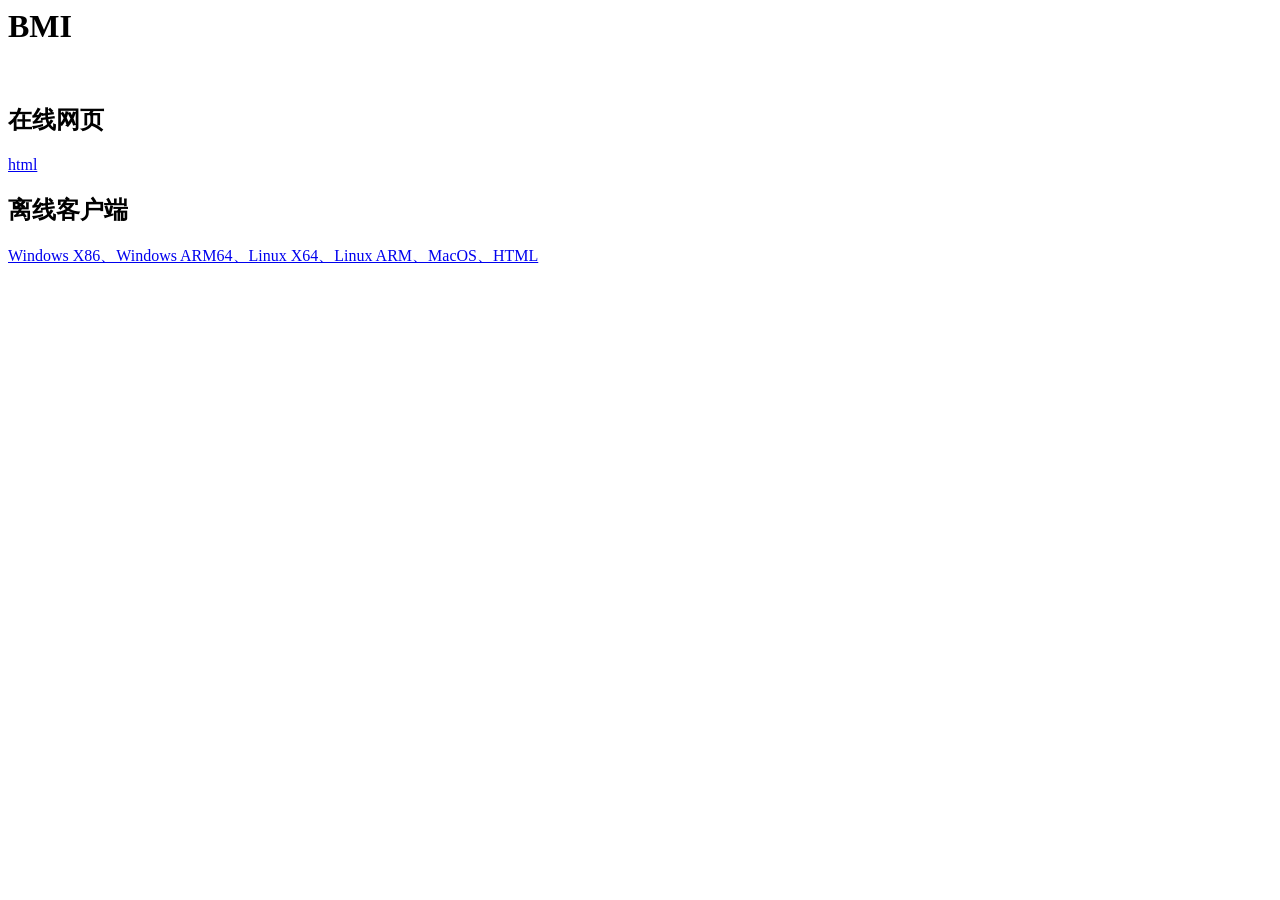
<file: BMI/index.html>
<html lang="zh-CN">
	<head>
<title>BMI</title>
</head>
	<body>
<h1>BMI</h1>
<br>
<h2>在线网页</h2>
<a href=".\BMI.html">html</a>
<br>
<h2>离线客户端</h2>
<a href="https://github.com/dxx114514-stack/dxx114514-stack.github.io/releases/tag/BMI">Windows X86、Windows ARM64、Linux X64、Linux ARM、MacOS、HTML</a>

</body>
</html>
</file>
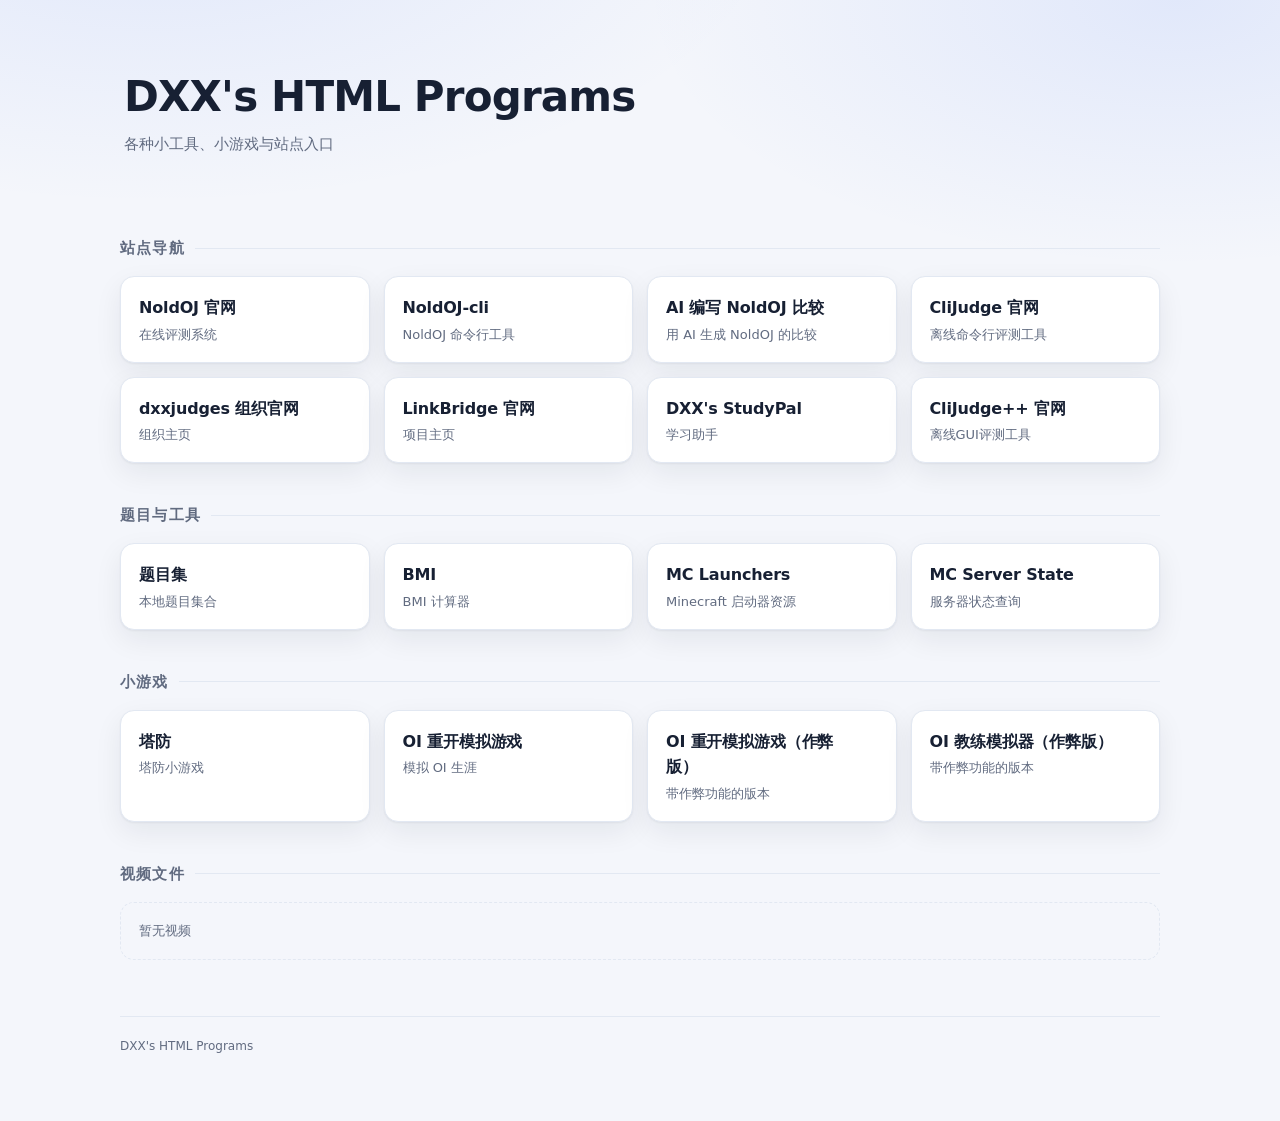
<file: docs/index.html>
<!DOCTYPE html>
<html lang="zh-CN">
<head>
<meta charset="UTF-8">
<meta name="viewport" content="width=device-width, initial-scale=1">
<title>DXX's HTML Programs</title>
<meta name="description" content="DXX's HTML Programs 个人导航站，汇集 NoldOJ 在线评测、CliJudge、LinkBridge、StudyPal 学习助手等站点入口，以及 BMI 计算器、Minecraft 启动器资源、塔防与 OI 重开模拟等小工具小游戏，同时包含dxx做视频时上传的文件。">
<style>
  :root {
    --bg: #f4f6fb;
    --surface: #ffffff;
    --surface-hover: #ffffff;
    --text: #172033;
    --muted: #616b80;
    --border: #e2e8f2;
    --accent: #3b6ef6;
    --accent-soft: rgba(59, 110, 246, .1);
    --shadow: 0 1px 2px rgba(16, 24, 40, .05), 0 10px 28px rgba(16, 24, 40, .07);
    --shadow-hover: 0 2px 4px rgba(16, 24, 40, .06), 0 16px 40px rgba(16, 24, 40, .12);
    --radius: 14px;
  }

  @media (prefers-color-scheme: dark) {
    :root {
      --bg: #0c1018;
      --surface: #141b26;
      --surface-hover: #182131;
      --text: #e7ecf6;
      --muted: #98a4ba;
      --border: #232c3c;
      --accent: #6f9bff;
      --accent-soft: rgba(111, 155, 255, .14);
      --shadow: 0 1px 2px rgba(0, 0, 0, .4), 0 10px 28px rgba(0, 0, 0, .35);
      --shadow-hover: 0 2px 4px rgba(0, 0, 0, .45), 0 18px 44px rgba(0, 0, 0, .5);
    }
  }

  * { box-sizing: border-box; }

  html { -webkit-text-size-adjust: 100%; }

  body {
    margin: 0;
    padding: 0 20px 64px;
    min-height: 100vh;
    background:
      radial-gradient(900px 420px at 12% -8%, var(--accent-soft), transparent 70%),
      radial-gradient(760px 380px at 92% 0%, var(--accent-soft), transparent 70%),
      var(--bg);
    color: var(--text);
    font-family: system-ui, -apple-system, "Segoe UI", "PingFang SC",
      "Hiragino Sans GB", "Microsoft YaHei", "Noto Sans SC", sans-serif;
    line-height: 1.6;
    -webkit-font-smoothing: antialiased;
  }

  .wrap {
    max-width: 1040px;
    margin: 0 auto;
  }

  header.hero {
    padding: 72px 4px 40px;
  }

  header.hero h1 {
    margin: 0 0 10px;
    font-size: clamp(28px, 5vw, 42px);
    font-weight: 700;
    letter-spacing: -.02em;
    line-height: 1.2;
  }

  header.hero p {
    margin: 0;
    color: var(--muted);
    font-size: 15px;
  }

  section { margin-top: 40px; }

  section h2 {
    display: flex;
    align-items: center;
    gap: 10px;
    margin: 0 0 16px;
    font-size: 15px;
    font-weight: 600;
    letter-spacing: .08em;
    text-transform: uppercase;
    color: var(--muted);
  }

  section h2::after {
    content: "";
    flex: 1;
    height: 1px;
    background: var(--border);
  }

  .grid {
    display: grid;
    grid-template-columns: repeat(auto-fill, minmax(220px, 1fr));
    gap: 14px;
  }

  .card {
    position: relative;
    display: flex;
    flex-direction: column;
    gap: 4px;
    padding: 18px 18px 16px;
    border: 1px solid var(--border);
    border-radius: var(--radius);
    background: var(--surface);
    color: inherit;
    text-decoration: none;
    box-shadow: var(--shadow);
    transition: transform .18s ease, box-shadow .18s ease,
      border-color .18s ease, background-color .18s ease;
  }

  .card:hover,
  .card:focus-within {
    transform: translateY(-3px);
    border-color: var(--accent);
    background: var(--surface-hover);
    box-shadow: var(--shadow-hover);
    outline: none;
  }

  .card:active { transform: translateY(-1px); }

  /* 整卡可点击，同时允许描述里出现普通链接 */
  .card-link {
    color: inherit;
    text-decoration: none;
  }

  .card-link::after {
    content: "";
    position: absolute;
    inset: 0;
    border-radius: var(--radius);
  }

  .card-desc a,
  .card-desc .card-link {
    position: relative;
    z-index: 1;
  }

  .card-title {
    display: flex;
    align-items: center;
    gap: 8px;
    font-size: 16px;
    font-weight: 600;
    letter-spacing: -.01em;
  }

  .card-title::after {
    content: "↗";
    margin-left: auto;
    font-size: 13px;
    color: var(--muted);
    opacity: 0;
    transform: translate(-3px, 3px);
    transition: opacity .18s ease, transform .18s ease, color .18s ease;
  }

  .card:hover .card-title::after,
  .card:focus-within .card-title::after {
    opacity: 1;
    transform: translate(0, 0);
    color: var(--accent);
  }

  .card-title a {
    color: inherit;
    text-decoration: none;
  }

  .card-desc {
    color: var(--muted);
    font-size: 13px;
  }

  /* 描述里的 Markdown 内容 */
  .card-desc.md > :first-child { margin-top: 0; }
  .card-desc.md > :last-child { margin-bottom: 0; }
  .card-desc.md p { margin: 0 0 .5em; }
  .card-desc.md ul,
  .card-desc.md ol { margin: 0 0 .5em; padding-left: 1.25em; }
  .card-desc.md li { margin: .15em 0; }
  .card-desc.md h1,
  .card-desc.md h2,
  .card-desc.md h3,
  .card-desc.md h4 { margin: .6em 0 .3em; font-size: 1em; color: var(--text); }
  .card-desc.md blockquote {
    margin: 0 0 .5em;
    padding-left: .75em;
    border-left: 2px solid var(--border);
  }
  .card-desc.md hr { border: 0; border-top: 1px solid var(--border); margin: .6em 0; }
  .card-desc code {
    padding: .1em .35em;
    border-radius: 4px;
    background: var(--accent-soft);
    font-family: ui-monospace, SFMono-Regular, Consolas, monospace;
    font-size: .92em;
  }
  .card-desc pre {
    margin: 0 0 .5em;
    padding: 10px 12px;
    overflow-x: auto;
    border-radius: 8px;
    background: var(--accent-soft);
  }
  .card-desc pre code { padding: 0; background: none; }
  .card-desc a { color: var(--accent); }
  .card-desc img { max-width: 100%; border-radius: 8px; }
  .card-desc table { width: 100%; border-collapse: collapse; margin: 0 0 .5em; }
  .card-desc th,
  .card-desc td { padding: .3em .5em; border: 1px solid var(--border); text-align: left; }

  .empty {
    margin: 0;
    padding: 18px;
    border: 1px dashed var(--border);
    border-radius: var(--radius);
    color: var(--muted);
    font-size: 13px;
  }

  footer {
    max-width: 1040px;
    margin: 56px auto 0;
    padding-top: 20px;
    border-top: 1px solid var(--border);
    color: var(--muted);
    font-size: 12px;
  }

  @media (max-width: 520px) {
    body { padding: 0 14px 48px; }
    header.hero { padding: 48px 2px 28px; }
    .grid { grid-template-columns: 1fr; }
  }

  @media (prefers-reduced-motion: reduce) {
    a.card, .card-title::after { transition: none; }
  }
</style>
</head>
<body>
<div class="wrap">
  <header class="hero">
    <h1>DXX's HTML Programs</h1>
    <p>各种小工具、小游戏与站点入口</p>
  </header>

  <main>
    <section>
      <h2>站点导航</h2>
      <div class="grid">
        <a class="card" href="https://nold.dxxj.de5.net/">
          <span class="card-title">NoldOJ 官网</span>
          <span class="card-desc">在线评测系统</span>
        </a>
        <a class="card" href="https://nojc.dxxj.de5.net/">
          <span class="card-title">NoldOJ-cli</span>
          <span class="card-desc">NoldOJ 命令行工具</span>
        </a>
        <a class="card" href="https://anm.dxxj.de5.net/">
          <span class="card-title">AI 编写 NoldOJ 比较</span>
          <span class="card-desc">用 AI 生成 NoldOJ 的比较</span>
        </a>
        <a class="card" href="https://jl.dxxj.de5.net/">
          <span class="card-title">CliJudge 官网</span>
          <span class="card-desc">离线命令行评测工具</span>
        </a>
        <a class="card" href="https://dxxj.de5.net/">
          <span class="card-title">dxxjudges 组织官网</span>
          <span class="card-desc">组织主页</span>
        </a>
        <a class="card" href="https://lb.dxxj.de5.net/">
          <span class="card-title">LinkBridge 官网</span>
          <span class="card-desc">项目主页</span>
        </a>
        <a class="card" href="https://sp.dxxj.de5.net/">
          <span class="card-title">DXX's StudyPal</span>
          <span class="card-desc">学习助手</span>
        </a>
        <a class="card" href="https://cjp.dxxj.de5.net/">
          <span class="card-title">CliJudge++ 官网</span>
          <span class="card-desc">离线GUI评测工具</span>
        </a>
      </div>
    </section>

    <section>
      <h2>题目与工具</h2>
      <div class="grid">
        <a class="card" href="./Problems/">
          <span class="card-title">题目集</span>
          <span class="card-desc">本地题目集合</span>
        </a>
        <a class="card" href="./BMI/index.html">
          <span class="card-title">BMI</span>
          <span class="card-desc">BMI 计算器</span>
        </a>
        <a class="card" href="./MCLauchers.html">
          <span class="card-title">MC Launchers</span>
          <span class="card-desc">Minecraft 启动器资源</span>
        </a>
        <a class="card" href="./Server_State.html">
          <span class="card-title">MC Server State</span>
          <span class="card-desc">服务器状态查询</span>
        </a>
      </div>
    </section>

    <section>
      <h2>小游戏</h2>
      <div class="grid">
        <a class="card" href="./TaFang/index.html">
          <span class="card-title">塔防</span>
          <span class="card-desc">塔防小游戏</span>
        </a>
        <a class="card" href="./OIrscc/OIrscc.html">
          <span class="card-title">OI 重开模拟游戏</span>
          <span class="card-desc">模拟 OI 生涯</span>
        </a>
        <a class="card" href="./OIrscc/OIrscc-zb.html">
          <span class="card-title">OI 重开模拟游戏（作弊版）</span>
          <span class="card-desc">带作弊功能的版本</span>
        </a>
        <a class="card" href="./OItrainer-zb/">
          <span class="card-title">OI 教练模拟器（作弊版）</span>
          <span class="card-desc">带作弊功能的版本</span>
        </a>
      </div>
    </section>

    <section>
      <h2>视频文件</h2>
      <!--video-->
      <!-- video:start -->
      <p class="empty">暂无视频</p>
      <!-- video:end -->
    </section>
  </main>

  <footer>DXX's HTML Programs</footer>
</div>
</body>
</html>
</file>
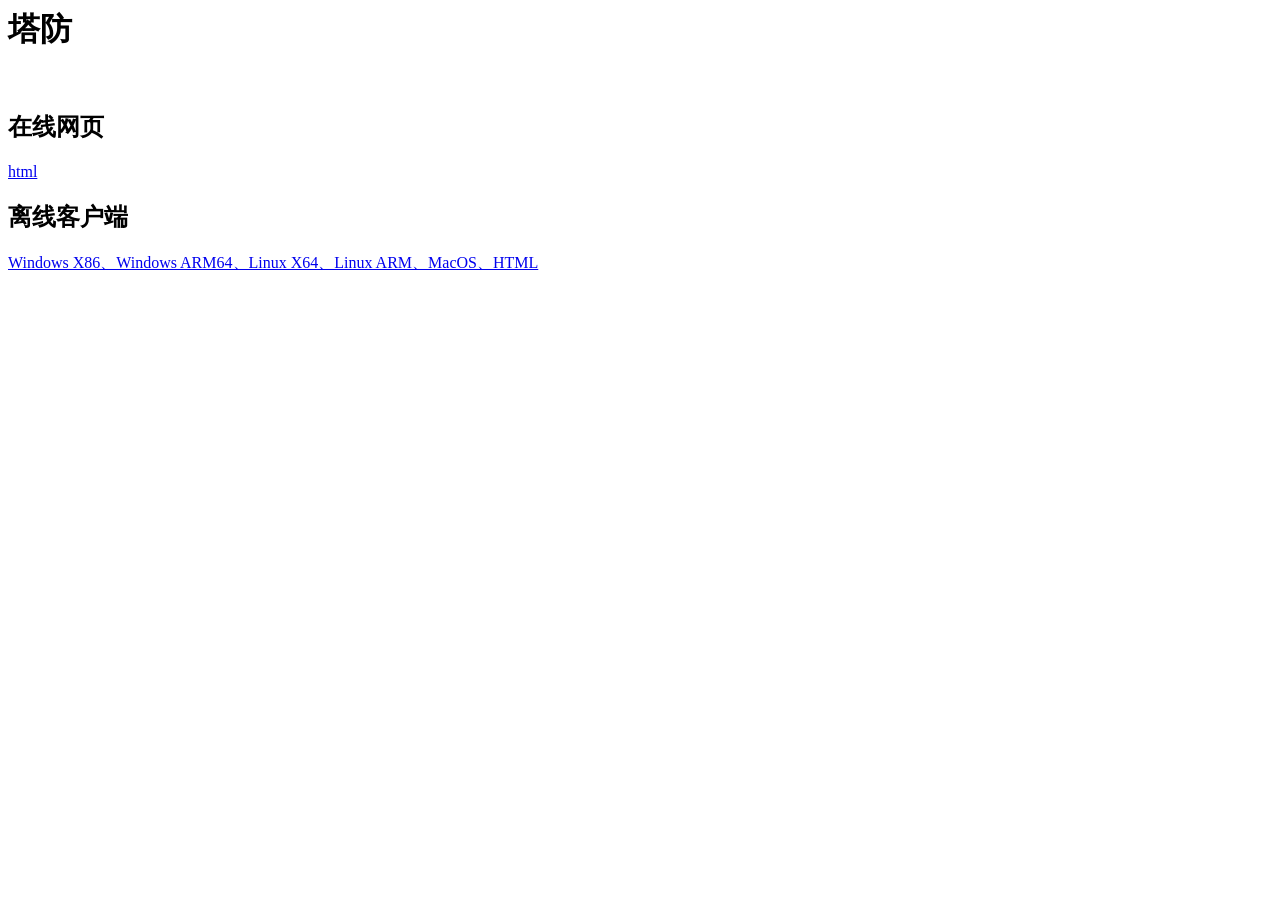
<file: TaFang/index.html>
<html lang="zh-CN">
	<head>
<title>塔防</title>
</head>
	<body>
<h1>塔防</h1>
<br>
<h2>在线网页</h2>
<a href=".\TaFang.html">html</a>
<br>
<h2>离线客户端</h2>
<a href="https://github.com/dxx114514-stack/dxx114514-stack.github.io/releases/tag/TaFang">Windows X86、Windows ARM64、Linux X64、Linux ARM、MacOS、HTML</a>

</body>
</html>
</file>
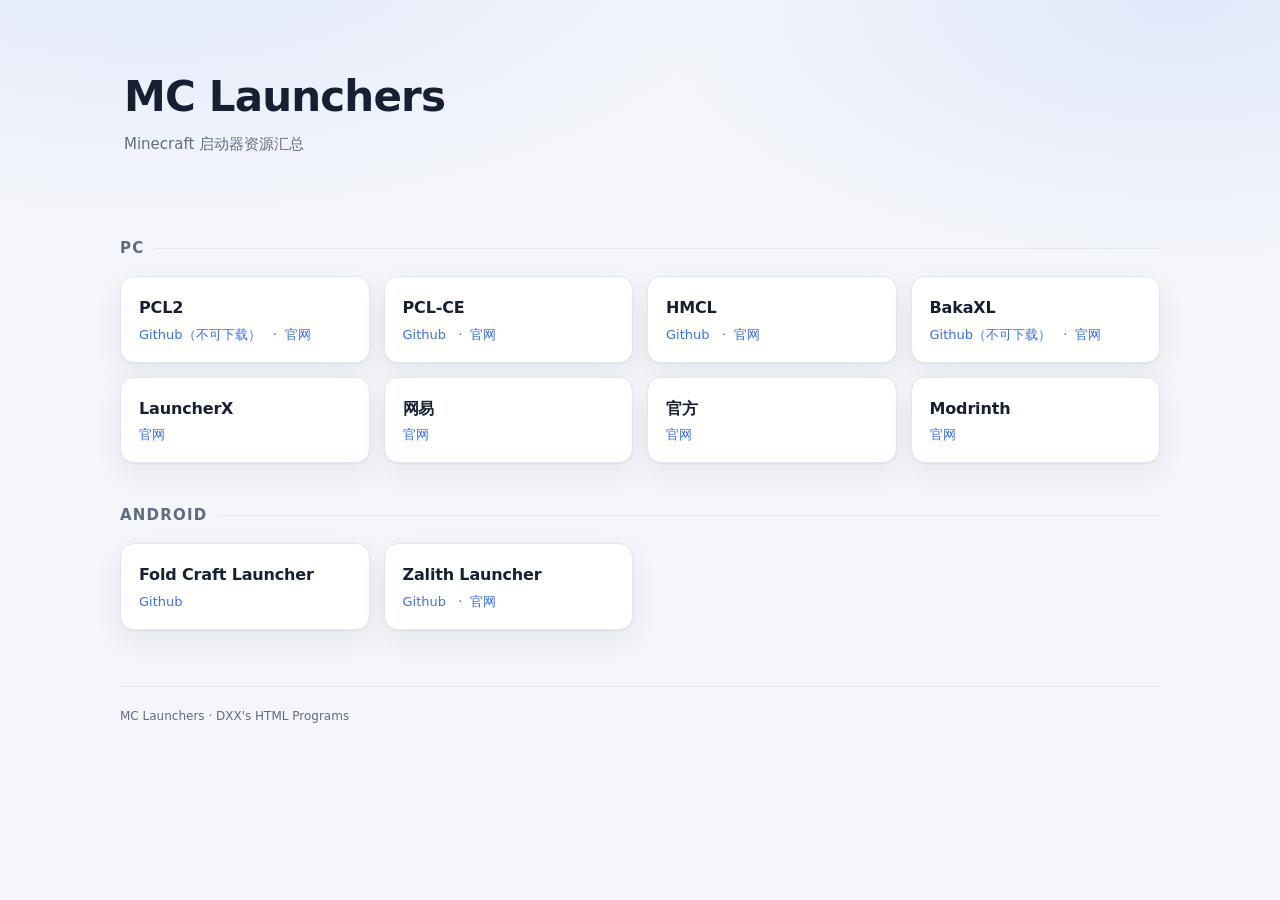
<file: docs/MCLauchers.html>
<!DOCTYPE html>
<html lang="zh-CN">
<head>
<meta charset="UTF-8">
<meta name="viewport" content="width=device-width, initial-scale=1">
<title>MC Launchers</title>
<meta name="description" content="Minecraft 启动器资源汇总，包含 PCL2、PCL-CE、HMCL、BakaXL、LauncherX、网易、官方与 Modrinth，以及 Android 端的 Fold Craft Launcher 和 Zalith Launcher。">
<style>
  :root {
    --bg: #f4f6fb;
    --surface: #ffffff;
    --surface-hover: #ffffff;
    --text: #172033;
    --muted: #616b80;
    --border: #e2e8f2;
    --accent: #3b6ef6;
    --accent-soft: rgba(59, 110, 246, .1);
    --shadow: 0 1px 2px rgba(16, 24, 40, .05), 0 10px 28px rgba(16, 24, 40, .07);
    --shadow-hover: 0 2px 4px rgba(16, 24, 40, .06), 0 16px 40px rgba(16, 24, 40, .12);
    --radius: 14px;
  }

  @media (prefers-color-scheme: dark) {
    :root {
      --bg: #0c1018;
      --surface: #141b26;
      --surface-hover: #182131;
      --text: #e7ecf6;
      --muted: #98a4ba;
      --border: #232c3c;
      --accent: #6f9bff;
      --accent-soft: rgba(111, 155, 255, .14);
      --shadow: 0 1px 2px rgba(0, 0, 0, .4), 0 10px 28px rgba(0, 0, 0, .35);
      --shadow-hover: 0 2px 4px rgba(0, 0, 0, .45), 0 18px 44px rgba(0, 0, 0, .5);
    }
  }

  * { box-sizing: border-box; }

  html { -webkit-text-size-adjust: 100%; }

  body {
    margin: 0;
    padding: 0 20px 64px;
    min-height: 100vh;
    background:
      radial-gradient(900px 420px at 12% -8%, var(--accent-soft), transparent 70%),
      radial-gradient(760px 380px at 92% 0%, var(--accent-soft), transparent 70%),
      var(--bg);
    color: var(--text);
    font-family: system-ui, -apple-system, "Segoe UI", "PingFang SC",
      "Hiragino Sans GB", "Microsoft YaHei", "Noto Sans SC", sans-serif;
    line-height: 1.6;
    -webkit-font-smoothing: antialiased;
  }

  .wrap {
    max-width: 1040px;
    margin: 0 auto;
  }

  header.hero {
    padding: 72px 4px 40px;
  }

  header.hero h1 {
    margin: 0 0 10px;
    font-size: clamp(28px, 5vw, 42px);
    font-weight: 700;
    letter-spacing: -.02em;
    line-height: 1.2;
  }

  header.hero p {
    margin: 0;
    color: var(--muted);
    font-size: 15px;
  }

  section { margin-top: 40px; }

  section h2 {
    display: flex;
    align-items: center;
    gap: 10px;
    margin: 0 0 16px;
    font-size: 15px;
    font-weight: 600;
    letter-spacing: .08em;
    text-transform: uppercase;
    color: var(--muted);
  }

  section h2::after {
    content: "";
    flex: 1;
    height: 1px;
    background: var(--border);
  }

  .grid {
    display: grid;
    grid-template-columns: repeat(auto-fill, minmax(220px, 1fr));
    gap: 14px;
  }

  .card {
    display: flex;
    flex-direction: column;
    gap: 4px;
    padding: 18px 18px 16px;
    border: 1px solid var(--border);
    border-radius: var(--radius);
    background: var(--surface);
    box-shadow: var(--shadow);
    transition: transform .18s ease, box-shadow .18s ease,
      border-color .18s ease, background-color .18s ease;
  }

  .card:hover,
  .card:focus-within {
    transform: translateY(-3px);
    border-color: var(--accent);
    background: var(--surface-hover);
    box-shadow: var(--shadow-hover);
  }

  .card-title {
    font-size: 16px;
    font-weight: 600;
    letter-spacing: -.01em;
  }

  .card-desc {
    color: var(--muted);
    font-size: 13px;
  }

  .card-desc a {
    color: var(--accent);
    text-decoration: none;
  }

  .card-desc a:hover {
    text-decoration: underline;
  }

  .card-desc a + a::before {
    content: "·";
    margin: 0 8px;
    color: var(--muted);
    text-decoration: none;
  }

  footer {
    max-width: 1040px;
    margin: 56px auto 0;
    padding-top: 20px;
    border-top: 1px solid var(--border);
    color: var(--muted);
    font-size: 12px;
  }

  @media (max-width: 520px) {
    body { padding: 0 14px 48px; }
    header.hero { padding: 48px 2px 28px; }
    .grid { grid-template-columns: 1fr; }
  }

  @media (prefers-reduced-motion: reduce) {
    .card { transition: none; }
  }
</style>
</head>
<body>
<div class="wrap">
  <header class="hero">
    <h1>MC Launchers</h1>
    <p>Minecraft 启动器资源汇总</p>
  </header>

  <main>
    <section>
      <h2>PC</h2>
      <div class="grid">
        <div class="card">
          <span class="card-title">PCL2</span>
          <span class="card-desc">
            <a href="https://github.com/Hex-Dragon/PCL2">Github（不可下载）</a>
            <a href="https://afdian.com/a/LTCat">官网</a>
          </span>
        </div>
        <div class="card">
          <span class="card-title">PCL-CE</span>
          <span class="card-desc">
            <a href="https://github.com/PCL-Community/PCL2-CE">Github</a>
            <a href="https://ce.pclc.cc/">官网</a>
          </span>
        </div>
        <div class="card">
          <span class="card-title">HMCL</span>
          <span class="card-desc">
            <a href="https://github.com/huanghongxun/HMCL">Github</a>
            <a href="https://hmcl.huangyuhui.net/">官网</a>
          </span>
        </div>
        <div class="card">
          <span class="card-title">BakaXL</span>
          <span class="card-desc">
            <a href="https://github.com/BakaXL-Launcher">Github（不可下载）</a>
            <a href="https://www.bakaxl.com/">官网</a>
          </span>
        </div>
        <div class="card">
          <span class="card-title">LauncherX</span>
          <span class="card-desc">
            <a href="https://corona.studio/lx/download">官网</a>
          </span>
        </div>
        <div class="card">
          <span class="card-title">网易</span>
          <span class="card-desc">
            <a href="https://mc.163.com/">官网</a>
          </span>
        </div>
        <div class="card">
          <span class="card-title">官方</span>
          <span class="card-desc">
            <a href="https://minecraft.net/">官网</a>
          </span>
        </div>
        <div class="card">
          <span class="card-title">Modrinth</span>
          <span class="card-desc">
            <a href="https://modrinth.com/">官网</a>
          </span>
        </div>
      </div>
    </section>

    <section>
      <h2>Android</h2>
      <div class="grid">
        <div class="card">
          <span class="card-title">Fold Craft Launcher</span>
          <span class="card-desc">
            <a href="https://github.com/FCL-Team/FoldCraftLauncher">Github</a>
          </span>
        </div>
        <div class="card">
          <span class="card-title">Zalith Launcher</span>
          <span class="card-desc">
            <a href="https://github.com/ZalithLauncher/ZalithLauncher">Github</a>
            <a href="https://zalithlauncher.com/">官网</a>
          </span>
        </div>
      </div>
    </section>
  </main>

  <footer>MC Launchers · DXX's HTML Programs</footer>
</div>
</body>
</html>
</file>
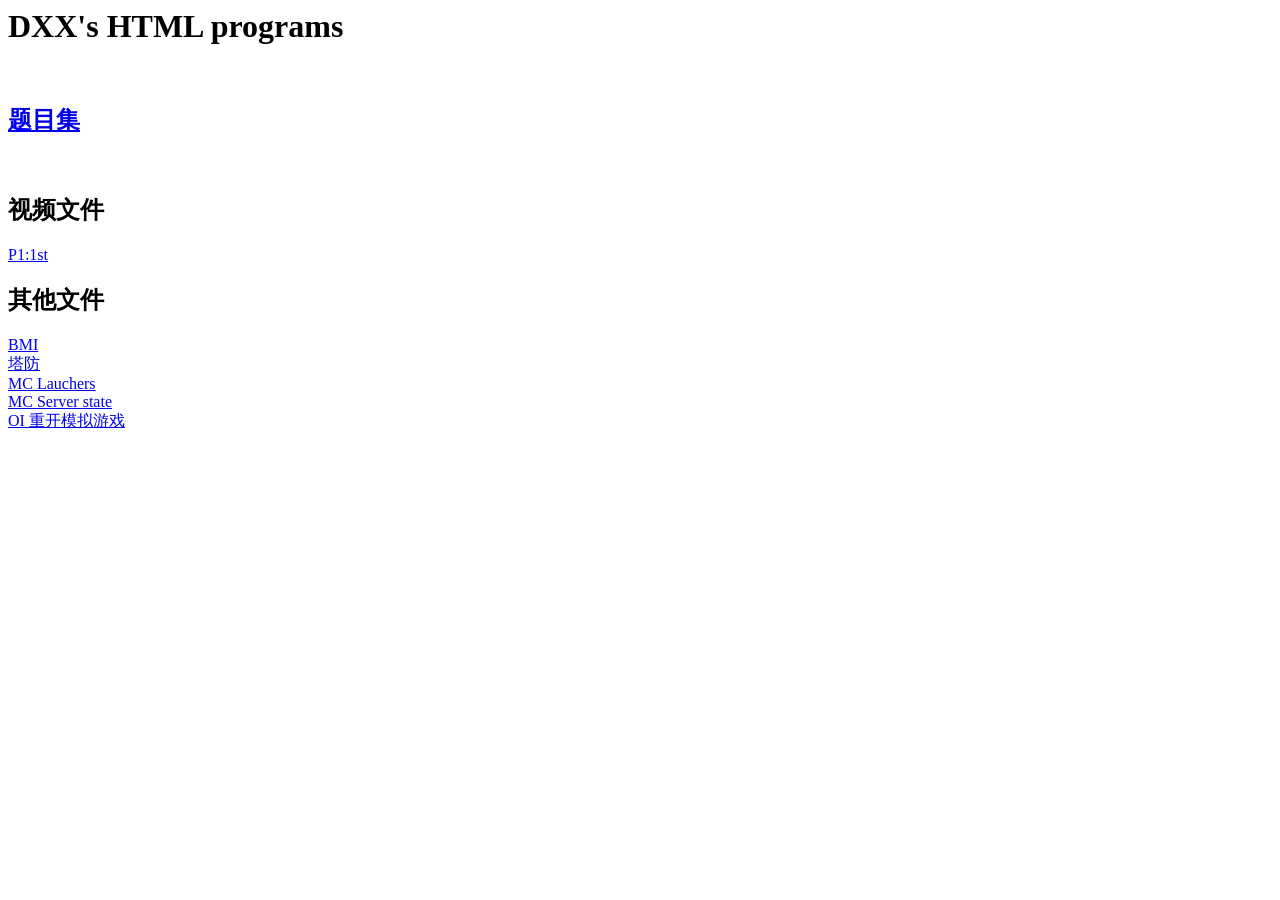
<file: docs/tmp.html>
<html lang="zh-CN">
<head>
<title>DXX's html
</title>
</head>
<body>
<h1>DXX's HTML programs</h1>
<br><h2><a href=".\Problems\index.html">题目集</a></h2>
<br><h2>视频文件</h2>
<!--video-->
<a href="./P1_index.html">P1:1st</a><br>
<h2>其他文件</h2>
<a href=".\BMI\index.html">BMI</a>
<br>
<a href=".\TaFang\index.html">塔防</a>
<br>
<a href=".\MCLauchers.html">MC Lauchers</a>
<br>
<a href=".\Server_State.html">MC Server state</a>
<br>
<a href=".\OIrscc\OIrscc.html">OI 重开模拟游戏</a>
</body>
</html>
</file>
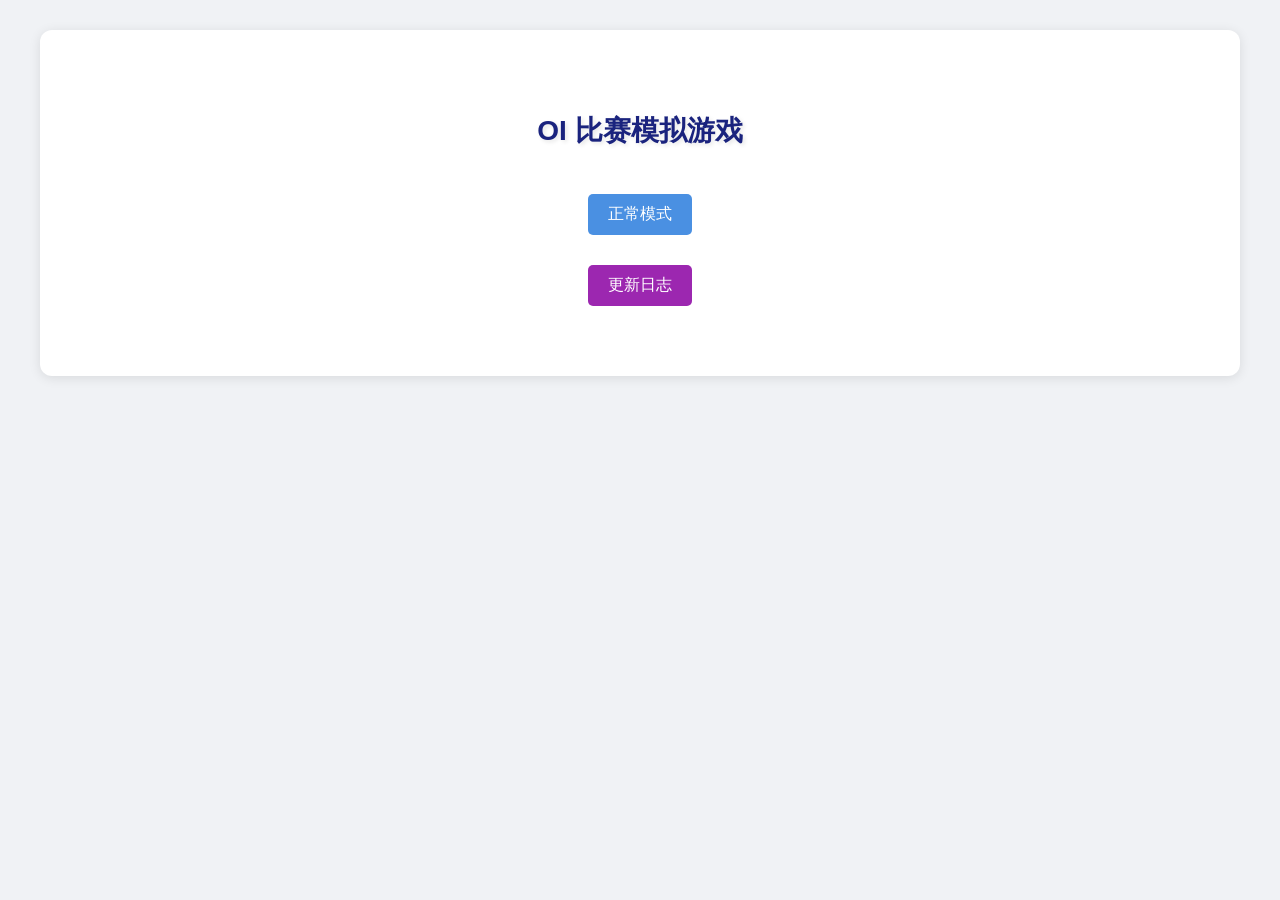
<file: OIrscc/OIrscc.html>
<!-- saved from url=(0124)file:///D:/Desktop/githubs/dxx114514-stack.github.io/OIrscc/OI%20%E9%87%8D%E5%BC%80%E6%A8%A1%E6%8B%9F%E6%B8%B8%E6%88%8F.html -->
<html lang="zh-CN"><head><meta http-equiv="Content-Type" content="text/html; charset=UTF-8"></head><body>
  
  

  
    
    <meta name="viewport" content="width=device-width, initial-scale=1.0">
    <meta name="description" content="OI重开模拟器是一个模拟信息学竞赛（OI）选手生涯的文字游戏。体验从高一到高二的OI比赛生涯，包括CSP-S、NOIP、WC、省选、NOI等比赛。">
    <meta name="keywords" content="OI,信息学竞赛,模拟游戏,文字游戏,NOIP,CSP,NOI">
    <meta name="author" content="Little09">
    <meta name="robots" content="index,follow">
    <title>OI 重开模拟游戏</title>
    <link rel="stylesheet" href="./OIrscc_files/style.css">
    <script src="./OIrscc_files/problemPool.js.下载"></script>
    <script src="./OIrscc_files/game.js.下载"></script>
  

  
    <div class="container">
      <!-- 玩家属性面板 -->
      <div class="player-stats-panel" id="player-stats-panel">
        <div class="player-stats">
          <h3>玩家属性</h3>
            <div class="player-stats-detail">
              <p data-tooltip="指引你前进！">决心: <span id="player-determination">500</span></p>
              <p data-tooltip="影响所有操作的成功率">心态: <span id="player-mood">10</span></p>
              <p data-tooltip="促进动态规划题目的思考">动态规划: <span id="player-dp">0</span></p>
              <p data-tooltip="促进数据结构题目的思考">数据结构: <span id="player-ds">0</span></p>
              <p data-tooltip="促进字符串题目的思考">字符串: <span id="player-string">0</span></p>
              <p data-tooltip="促进图论题目的思考">图论: <span id="player-graph">0</span></p>
              <p data-tooltip="促进组合计数题目的思考">组合计数: <span id="player-combinatorics">0</span></p>
              <p data-tooltip="增大题目思考的成功率，引导你想出正确思路">思维: <span id="player-thinking">0</span></p>
              <p data-tooltip="增大代码实现的成功率，引导你写出正确代码">代码: <span id="player-coding">0</span></p>
              <p data-tooltip="细心的人挂分少" id="carefulness-stat" style="display: none;">细心: <span id="player-carefulness">0</span></p>
              <p data-tooltip="加快代码编写速度" id="quickness-stat" style="display: none;">迅捷: <span id="player-quickness">0</span>
              </p>
              <p data-tooltip="影响心态变化幅度" id="mental-stat" style="display: none;">心理素质: <span id="player-mental">0</span></p>
              <p data-tooltip="万一退役之后…" id="culture-stat" style="display: none;">文化课: <span id="player-culture">0</span></p>
            </div>
        </div>
      </div>
      <!-- 游戏主界面 -->
      <div class="game-panel">
        <!-- 开始界面 -->
        <div class="start-screen" id="start-screen">
          <h1 id="game-title">OI 比赛模拟游戏</h1>
          <div class="start-buttons" style="display: flex; flex-direction: column; gap: 10px; align-items: center;">
            <button onclick="showAdvancedMode()" class="btn blue">正常模式</button>
            <button onclick="showChangelog()" class="btn purple">更新日志</button>
          </div>
          <div class="changelog-content" style="display: none; max-height: 500px; overflow-y: auto; padding: 20px; background-color: #f8f9fa; border-radius: 8px; margin: 20px auto; text-align: left; max-width: 800px;">
            <div>
              <h3 style="color: #4a90e2;">2024.4.1</h3>
              <ul style="list-style-type: disc; padding-left: 20px;">
                <li>修复随机事件描述不显示的 bug</li>
              </ul>
              <h3 style="color: #4a90e2;">2024.3.27</h3>
              <ul style="list-style-type: disc; padding-left: 20px;">
                <li>添加了难度选择，原先模式为目前"困难"模式</li>
                <li>添加了更新日志</li>
                <li>未来更新 List：添加文化课相关结局；添加更多结局；添加成就系统；修复一些描述；等等</li>
              </ul>
            </div>
            <div style="text-align: center; margin-top: 20px;">
              <button onclick="backToMainMenu()" class="btn blue">返回主菜单</button>
            </div>
          </div>
        </div>

        <!-- 难度选择界面 -->
        <div class="difficulty-screen" id="difficulty-screen" style="display: none;">
          <h2>选择难度</h2>
          <div class="difficulty-options">
            <button onclick="startAdvancedMode(&#39;easy&#39;)">简单</button>
            <button onclick="startAdvancedMode(&#39;normal&#39;)">普通</button>
            <button onclick="startAdvancedMode(&#39;hard&#39;)">困难</button>
            <button onclick="startAdvancedMode(&#39;expert&#39;)">专家</button>
          </div>
          <button onclick="backToMainMenu()" style="margin-top: 20px;">返回主菜单</button>
        </div>

        <!-- 在game-panel内添加新剧情面板（放在allocate-panel之前） -->
        <div class="pre-story-panel" id="pre-story-panel" style="display: none;">
          <h2 id="pre-story-title">我重生了</h2>
          <div class="story-content" id="pre-story-content">
            <!-- 剧情内容将通过JavaScript动态设置 -->
          </div>
        </div>

        <!-- 添加天赋分配面板 -->
        <div class="allocate-panel" id="allocate-panel" style="display: none;">
          <h2>分配天赋点</h2>
          <p>你有 <span id="remaining-points">15</span> 点天赋点可以分配。</p>
          <div class="allocate-options">
            <div class="allocate-option">
              <label for="dp">动态规划:</label>
              <input type="number" id="dp" min="0" max="10" value="0">
            </div>
            <div class="allocate-option">
              <label for="ds">数据结构:</label>
              <input type="number" id="ds" min="0" max="10" value="0">
            </div>
            <div class="allocate-option">
              <label for="string">字符串:</label>
              <input type="number" id="string" min="0" max="10" value="0">
            </div>
            <div class="allocate-option">
              <label for="graph">图论:</label>
              <input type="number" id="graph" min="0" max="10" value="0">
            </div>
            <div class="allocate-option">
              <label for="combinatorics">组合计数:</label>
              <input type="number" id="combinatorics" min="0" max="10" value="0">
            </div>
          </div>
          <button onclick="confirmAllocation()" class="btn">确认分配</button>
        </div>

        <div class="story-panel" id="story-panel" style="display: none;">
          <h2>剧情标题</h2>
          <p>
            这里是剧情内容。你可以在这里写一段背景故事，描述玩家即将面临的挑战。
            例如：你是一名 OI 选手，正在参加一场重要的比赛。你需要合理分配时间，完成题目。
          </p>
          <button onclick="startGame()">进入比赛</button>
        </div>

        <!-- 游戏主界面 -->
        <div class="game-interface" id="game-interface" style="display: none;">
          <h2 style="color: #1a237e; margin-bottom: 20px; font-size: 24px;" id="contest-name">NOIP普及组</h2>
          <div class="status">
            <p>剩余时间点: <span id="time-points">24</span></p>
            <p>当前题目: <span id="current-problem">T1</span></p>
          </div>
          <div class="actions">
            <button id="prev-problem-btn" class="btn purple" onclick="prevProblem()">上一题</button>
            <button id="next-problem-btn" class="btn purple" onclick="nextProblem()">下一题</button>
          </div>
          <div id="sub-problems"></div>
        </div>

        <!-- 在game-panel内添加训练事件面板 -->
        <div class="training-event-panel" id="training-event-panel" style="display: none;">
          <h2>NOIP比赛即将到来(1/${totalTrainingEvents})</h2>
          <div class="event-options" id="event-options">
            <!-- 事件选项将通过JavaScript动态添加 -->
          </div>
        </div>

        <!-- 更新日志界面 -->
        <div class="changelog-screen" id="changelog-screen" style="display: none; background-color: white; border-radius: 12px; box-shadow: 0 2px 12px rgba(0, 0, 0, 0.1); max-width: 800px; margin: 20px auto; padding: 20px;">
          <h2 style="color: #1a237e; margin-bottom: 20px; text-align: center;">更新日志</h2>
          <div class="changelog-content" style="max-height: 500px; overflow-y: auto; padding: 20px; background-color: #f8f9fa; border-radius: 8px; margin-bottom: 20px;">
            <div class="changelog-entry">
              <h3 style="color: #4a90e2;">2024.3.19 - v1.0.0</h3>
              <ul style="list-style-type: disc; padding-left: 20px;">
                <li>游戏首次发布</li>
                <li>完整的OI比赛生涯模拟</li>
                <li>包含CSP-S、NOIP、WC、省选、NOI等比赛</li>
                <li>丰富的训练事件系统</li>
                <li>完整的商店和属性系统</li>
                <li>四种难度模式选择</li>
              </ul>
            </div>
          </div>
          <div style="text-align: center;">
            <button onclick="backToMainMenu()" class="btn blue">返回主菜单</button>
          </div>
        </div>
      </div>

      <!-- 日志面板 -->
      <div class="log-panel" id="log-panel">
        <h3>游戏日志</h3>
        <div id="log"></div>
      </div>
    </div>

    <!-- 随机事件剧情面板 -->
    <div class="event-panel" id="event-panel">
      <div class="event-content">
        <h2 id="event-title"></h2>
        <p id="random-event-description"></p>
        <p id="event-effect"></p>
        <button onclick="closeEvent()">继续</button>
      </div>
    </div>
  

  
  </body></html>
</file>
<file: OIrscc/OIrscc_files/style.css>
body {
  font-family: 'Microsoft YaHei', Arial, sans-serif;
  background-color: #f0f2f5;
  color: #333;
  text-align: center;
  padding: 20px;
  font-size: 14px;
  margin: 0;
  line-height: 1.6;
}

.container {
  display: flex;
  flex-direction: row;
  justify-content: space-between;
  max-width: 1200px;
  margin: 0 auto;
  padding: 10px;
  gap: 20px;
}

@media screen and (max-width: 900px) {
  .container {
    flex-direction: column;
  }
}

.game-panel,
.log-panel,
.player-stats-panel {
  background-color: #fff;
  border-radius: 12px;
  padding: 20px;
  box-shadow: 0 2px 12px rgba(0, 0, 0, 0.1);
  transition: all 0.3s ease;
}

.game-panel {
  flex-basis: 100%;
}

.log-panel {
  flex-basis: 30%;
  text-align: left;
  display: none;
  font-size: 12px;
  max-height: calc(100vh - 40px);
  /* 设置最大高度为视口高度减去上下padding */
  display: none;
  flex-direction: column;
}

.player-stats-panel {
  flex-basis: 25%;
  text-align: left;
  display: none;
  font-size: 14px;
}

@media screen and (max-width: 900px) {
  .game-panel {
    flex-basis: unset;
  }

  .player-stats-panel {
    flex-basis: unset;
  }

  .log-panel {
    flex-basis: unset;
  }
}

h1 {
  color: #1a237e;
  font-size: 28px;
  margin-bottom: 30px;
  text-shadow: 2px 2px 4px rgba(0, 0, 0, 0.1);
}

.status,
.actions,
.problem-info,
.player-stats {
  margin: 15px 0;
  padding: 15px;
  border-radius: 8px;
  background-color: #f8f9fa;
  border: 1px solid #e9ecef;
}

.player-stats-detail {
  display: flex;
  flex-direction: column;
}

@media screen and (max-width: 900px) {
  .player-stats-detail {
    column-gap: 1.5rem;
    flex-direction: row;
    flex-wrap: wrap;
    justify-content: flex-start;
  }

  .player-stats-detail > p {
    width: calc(100% / 3 - 2 * 1.5rem);
  }
}

@media screen and (max-width: 576px) {
  .player-stats-detail > p {
    width: calc(100% / 2 - 1.5rem);
  }
}

@media screen and (max-width: 400px) {
  .player-stats-detail > p {
    width: 100%;
  }
}

.status p {
  margin: 8px 0;
  font-size: 20px;
  color: #495057;
  font-weight: 500;
}

.btn {
  padding: 8px 16px;
  font-size: 14px;
  border: none;
  border-radius: 6px;
  cursor: pointer;
  color: #fff;
  background-color: #4a90e2;
  transition: all 0.3s ease;
  margin: 5px;
  font-weight: 500;
}

.btn:hover:not(:disabled) {
  transform: translateY(-2px);
  box-shadow: 0 4px 8px rgba(0, 0, 0, 0.1);
}

.btn:disabled {
  background-color: #dc3545;
  cursor: not-allowed;
  transform: none;
  box-shadow: none;
}

.btn.blue {
  background-color: #4a90e2;
}

.btn.blue:hover:not(:disabled) {
  transform: none;
  box-shadow: none;
}

.btn.green {
  background-color: #28a745;
}

.btn.green:hover:not(:disabled) {
  transform: none;
  box-shadow: none;
}

.btn.purple {
  background-color: #9c27b0;
}

.btn.purple:hover:not(:disabled) {
  background-color: #7B1FA2;
  transform: translateY(-2px);
  box-shadow: 0 4px 8px rgba(0, 0, 0, 0.1);
}

.problem-info,
.player-stats {
  text-align: left;
  padding: 15px;
  border: 1px solid #e9ecef;
  border-radius: 8px;
  background-color: #f8f9fa;
}

.problem-info h3,
.player-stats h3 {
  margin-top: 0;
  font-size: 18px;
  color: #1a237e;
  border-bottom: 2px solid #4a90e2;
  padding-bottom: 8px;
}

.allocate-panel {
  text-align: center;
  padding: 40px;
  background-color: #f8f9fa;
  border-radius: 12px;
  margin: 20px 0;
}

.allocate-panel h2 {
  color: #1a237e;
  margin-bottom: 20px;
  font-size: 24px;
}

.allocate-options {
  display: flex;
  flex-direction: column;
  gap: 15px;
  max-width: 400px;
  margin: 20px auto;
}

.allocate-option {
  display: flex;
  justify-content: space-between;
  align-items: center;
  padding: 10px;
  background-color: white;
  border: 1px solid #e9ecef;
  border-radius: 8px;
}

.allocate-option label {
  font-size: 16px;
  color: #495057;
}

.allocate-option input {
  width: 80px;
  padding: 8px;
  border: 1px solid #ced4da;
  border-radius: 4px;
  font-size: 16px;
  text-align: center;
}

.allocate-panel button {
  margin-top: 20px;
  padding: 10px 30px;
  font-size: 16px;
  background-color: #4a90e2;
  color: white;
  border: none;
  border-radius: 6px;
  cursor: pointer;
  transition: all 0.3s ease;
}

.allocate-panel button:hover {
  background-color: #357abd;
  transform: translateY(-2px);
  box-shadow: 0 4px 8px rgba(0, 0, 0, 0.1);
}

.start-screen {
  text-align: center;
  padding: 40px;
}

.start-screen button {
  margin: 10px;
  padding: 10px 20px;
  font-size: 16px;
  border: none;
  border-radius: 5px;
  cursor: pointer;
  color: #fff;
  background-color: #007bff;
}

.start-screen button:hover {
  opacity: 0.9;
}

.start-screen button:disabled {
  background-color: #6c757d;
  cursor: not-allowed;
}

.actions button {
  padding: 8px 16px;
  font-size: 14px;
  border: none;
  border-radius: 5px;
  cursor: pointer;
  color: #fff;
  background-color: #007bff;
}

.actions button:hover {
  opacity: 0.9;
}

.actions button:disabled {
  background-color: #dc3545;
  cursor: not-allowed;
}

.sub-problem {
  margin: 10px 0;
  padding: 15px;
  border: 1px solid #e9ecef;
  border-radius: 8px;
  background-color: #f8f9fa;
  font-size: 13px;
  transition: all 0.3s ease;
}

.sub-problem:hover {
  box-shadow: 0 4px 8px rgba(0, 0, 0, 0.05);
  transform: translateY(-2px);
}

.sub-problem span {
  cursor: help;
}

.sub-problem h4 {
  margin: 0 0 10px 0;
  font-size: 14px;
  color: #1a237e;
}

.sub-problem p {
  margin: 8px 0;
  color: #495057;
}

.sub-problem button {
  padding: 6px 12px;
  margin: 4px;
  font-size: 12px;
  line-height: 1.2;
  background-color: #4a90e2;
  color: white;
  border: none;
  border-radius: 4px;
  cursor: pointer;
  transition: all 0.2s ease;
}

.sub-problem button:hover:not(:disabled) {
  background-color: #357abd;
  transform: translateY(-1px);
}

.sub-problem button:disabled {
  background-color: #dc3545;
  cursor: not-allowed;
}

.sub-problem button.completed {
  background-color: #28a745;
  cursor: default;
}

.sub-problem button.completed:hover {
  transform: none;
  box-shadow: none;
}

.log-panel h3 {
  margin-top: 0;
  font-size: 18px;
  color: #1a237e;
  border-bottom: 2px solid #4a90e2;
  padding-bottom: 8px;
  flex-shrink: 0;
  /* 防止标题被压缩 */
}

#log {
  flex-grow: 1;
  /* 让日志区域占据剩余空间 */
  overflow-y: auto;
  /* 添加垂直滚动 */
  padding-right: 10px;
  max-height: calc(100vh - 120px);
  /* 设置最大高度，减去标题和padding的高度 */
}

.log-panel p {
  margin: 8px 0;
  padding: 4px 8px;
  border-radius: 4px;
  transition: all 0.2s ease;
  font-size: 13px;
  line-height: 1.4;
}

.log-panel p:hover {
  background-color: #f8f9fa;
}

.pre-story-panel {
  text-align: center;
  padding: 40px;
  background-color: #f8f9fa;
  border-radius: 12px;
  margin: 20px 0;
}

.pre-story-panel h2 {
  color: #1a237e;
  margin-bottom: 20px;
  font-size: 24px;
}

.story-content {
  text-align: left;
  margin: 20px auto;
  max-width: 600px;
  line-height: 1.8;
  border-left: 4px solid #4a90e2;
  padding-left: 20px;
  color: #495057;
}

.event-panel {
  position: fixed;
  top: 0;
  left: 0;
  width: 100%;
  height: 100%;
  background-color: rgba(0, 0, 0, 0.8);
  display: none;
  justify-content: center;
  align-items: center;
  z-index: 1000;
  animation: fadeIn 0.3s ease;
}

@keyframes fadeIn {
  from {
    opacity: 0;
  }

  to {
    opacity: 1;
  }
}

.event-content {
  background-color: white;
  padding: 30px;
  border-radius: 12px;
  max-width: 600px;
  text-align: center;
  box-shadow: 0 4px 20px rgba(0, 0, 0, 0.2);
  animation: slideIn 0.3s ease;
}

@keyframes slideIn {
  from {
    transform: translateY(-20px);
    opacity: 0;
  }

  to {
    transform: translateY(0);
    opacity: 1;
  }
}

.event-content h2 {
  color: #1a237e;
  margin-bottom: 20px;
  font-size: 24px;
}

.event-content p {
  color: #495057;
  line-height: 1.6;
  margin-bottom: 25px;
  font-size: 16px;
}

.event-content button {
  padding: 12px 30px;
  font-size: 16px;
  border: none;
  border-radius: 6px;
  background-color: #4a90e2;
  color: white;
  cursor: pointer;
  transition: all 0.3s ease;
}

.event-content button:hover {
  background-color: #357abd;
  transform: translateY(-2px);
  box-shadow: 0 4px 8px rgba(0, 0, 0, 0.1);
}

/* 添加滚动条样式 */
::-webkit-scrollbar {
  width: 8px;
}

::-webkit-scrollbar-track {
  background: #f1f1f1;
  border-radius: 4px;
}

::-webkit-scrollbar-thumb {
  background: #4a90e2;
  border-radius: 4px;
}

::-webkit-scrollbar-thumb:hover {
  background: #357abd;
}

.player-stats h3 {
  margin-top: 0;
  font-size: 18px;
  color: #1a237e;
  border-bottom: 2px solid #4a90e2;
  padding-bottom: 8px;
}

.player-stats p {
  margin: 8px 0;
  font-size: 14px;
  color: #495057;
  position: relative;
  cursor: help;
}

.player-stats p:hover::after {
  content: attr(data-tooltip);
  position: absolute;
  left: 100%;
  top: 50%;
  transform: translateY(-50%);
  background-color: rgba(0, 0, 0, 0.8);
  color: white;
  padding: 8px 12px;
  border-radius: 6px;
  font-size: 12px;
  white-space: nowrap;
  z-index: 1000;
  margin-left: 10px;
  box-shadow: 0 2px 4px rgba(0, 0, 0, 0.2);
}

/* 添加结果显示面板样式 */
.result-panel {
  margin-top: 20px;
  padding: 20px;
  background-color: #f8f9fa;
  border-radius: 8px;
  border: 1px solid #e9ecef;
}

.result-panel h3 {
  color: #1a237e;
  margin-bottom: 20px;
  font-size: 24px;
  text-align: center;
}

.problem-result {
  margin: 15px 0;
  padding: 15px;
  background-color: white;
  border-radius: 8px;
  box-shadow: 0 2px 4px rgba(0, 0, 0, 0.05);
}

.problem-result h4 {
  color: #1a237e;
  margin: 0 0 10px 0;
  font-size: 18px;
}

.problem-result p {
  margin: 5px 0;
  color: #495057;
}

.sub-problem-results {
  margin-top: 10px;
  padding: 10px;
  background-color: #f8f9fa;
  border-radius: 6px;
}

.sub-problem-results p {
  margin: 5px 0;
  font-size: 13px;
  color: #666;
}

.total-score {
  margin-top: 20px;
  padding: 15px;
  background-color: #e3f2fd;
  border-radius: 8px;
  text-align: center;
}

.total-score h4 {
  color: #1a237e;
  margin: 0 0 10px 0;
  font-size: 20px;
}

.total-score p {
  margin: 5px 0;
  font-size: 16px;
  color: #495057;
  font-weight: 500;
}

/* 添加事件面板样式 */
.training-event-panel {
  text-align: center;
  padding: 40px;
  background-color: #f8f9fa;
  border-radius: 12px;
  margin: 20px 0;
}

.training-event-panel h2 {
  color: #1a237e;
  margin-bottom: 20px;
  font-size: 24px;
}

.event-options {
  display: flex;
  flex-direction: column;
  gap: 10px;
  max-width: 600px;
  margin: 20px auto;
}

.event-option {
  padding: 15px;
  background-color: #fff;
  border: 1px solid #e9ecef;
  border-radius: 8px;
  cursor: pointer;
  transition: all 0.3s ease;
  text-align: left;
}

.event-option:hover {
  transform: translateY(-2px);
  box-shadow: 0 4px 8px rgba(0, 0, 0, 0.1);
}

.event-option h3 {
  margin: 0 0 10px 0;
  color: #1a237e;
}

.event-option p {
  margin: 5px 0;
  color: #495057;
}

.event-effects {
  margin-top: 10px;
  font-size: 0.9em;
  color: #666;
}

.award-result {
  margin-top: 20px;
  padding: 15px;
  background-color: #f8f9fa;
  border-radius: 8px;
  text-align: center;
}

.award-result h4 {
  color: #1a237e;
  margin: 0 0 10px 0;
  font-size: 20px;
}

.award {
  font-size: 24px;
  font-weight: bold;
  padding: 10px;
  border-radius: 5px;
  display: inline-block;
  min-width: 150px;
}

.award.gold {
  color: #FFD700;
  background-color: rgba(255, 215, 0, 0.1);
  border: 2px solid #FFD700;
}

.award.silver {
  color: #C0C0C0;
  background-color: rgba(192, 192, 192, 0.1);
  border: 2px solid #C0C0C0;
}

.award.bronze {
  color: #CD7F32;
  background-color: rgba(205, 127, 50, 0.1);
  border: 2px solid #CD7F32;
}

.award.none {
  color: #333333;
  background-color: #f5f5f5;
  border: 2px solid #999999;
}

.determination-reward {
  margin-top: 20px;
  padding: 15px;
  background-color: #f8f9fa;
  border-radius: 8px;
  text-align: center;
}

.determination-reward h4 {
  color: #1a237e;
  margin: 0 0 10px 0;
  font-size: 20px;
}

.determination-reward p {
  margin: 5px 0;
  color: #495057;
  font-size: 16px;
}

.difficulty-screen {
  text-align: center;
  padding: 40px;
}

.difficulty-options {
  display: flex;
  flex-direction: column;
  gap: 15px;
  max-width: 300px;
  margin: 20px auto;
}

.difficulty-options button,
.difficulty-screen button {
  padding: 8px 16px;
  font-size: 14px;
  border: none;
  border-radius: 6px;
  cursor: pointer;
  color: #fff;
  background-color: #4a90e2;
  transition: all 0.3s ease;
  margin: 5px;
  font-weight: 500;
}

.difficulty-options button:hover,
.difficulty-screen button:hover {
  transform: translateY(-2px);
  box-shadow: 0 4px 8px rgba(0, 0, 0, 0.1);
  background-color: #357abd;
}

.difficulty-screen h2 {
  color: #1a237e;
  font-size: 24px;
  margin-bottom: 20px;
}
</file>
